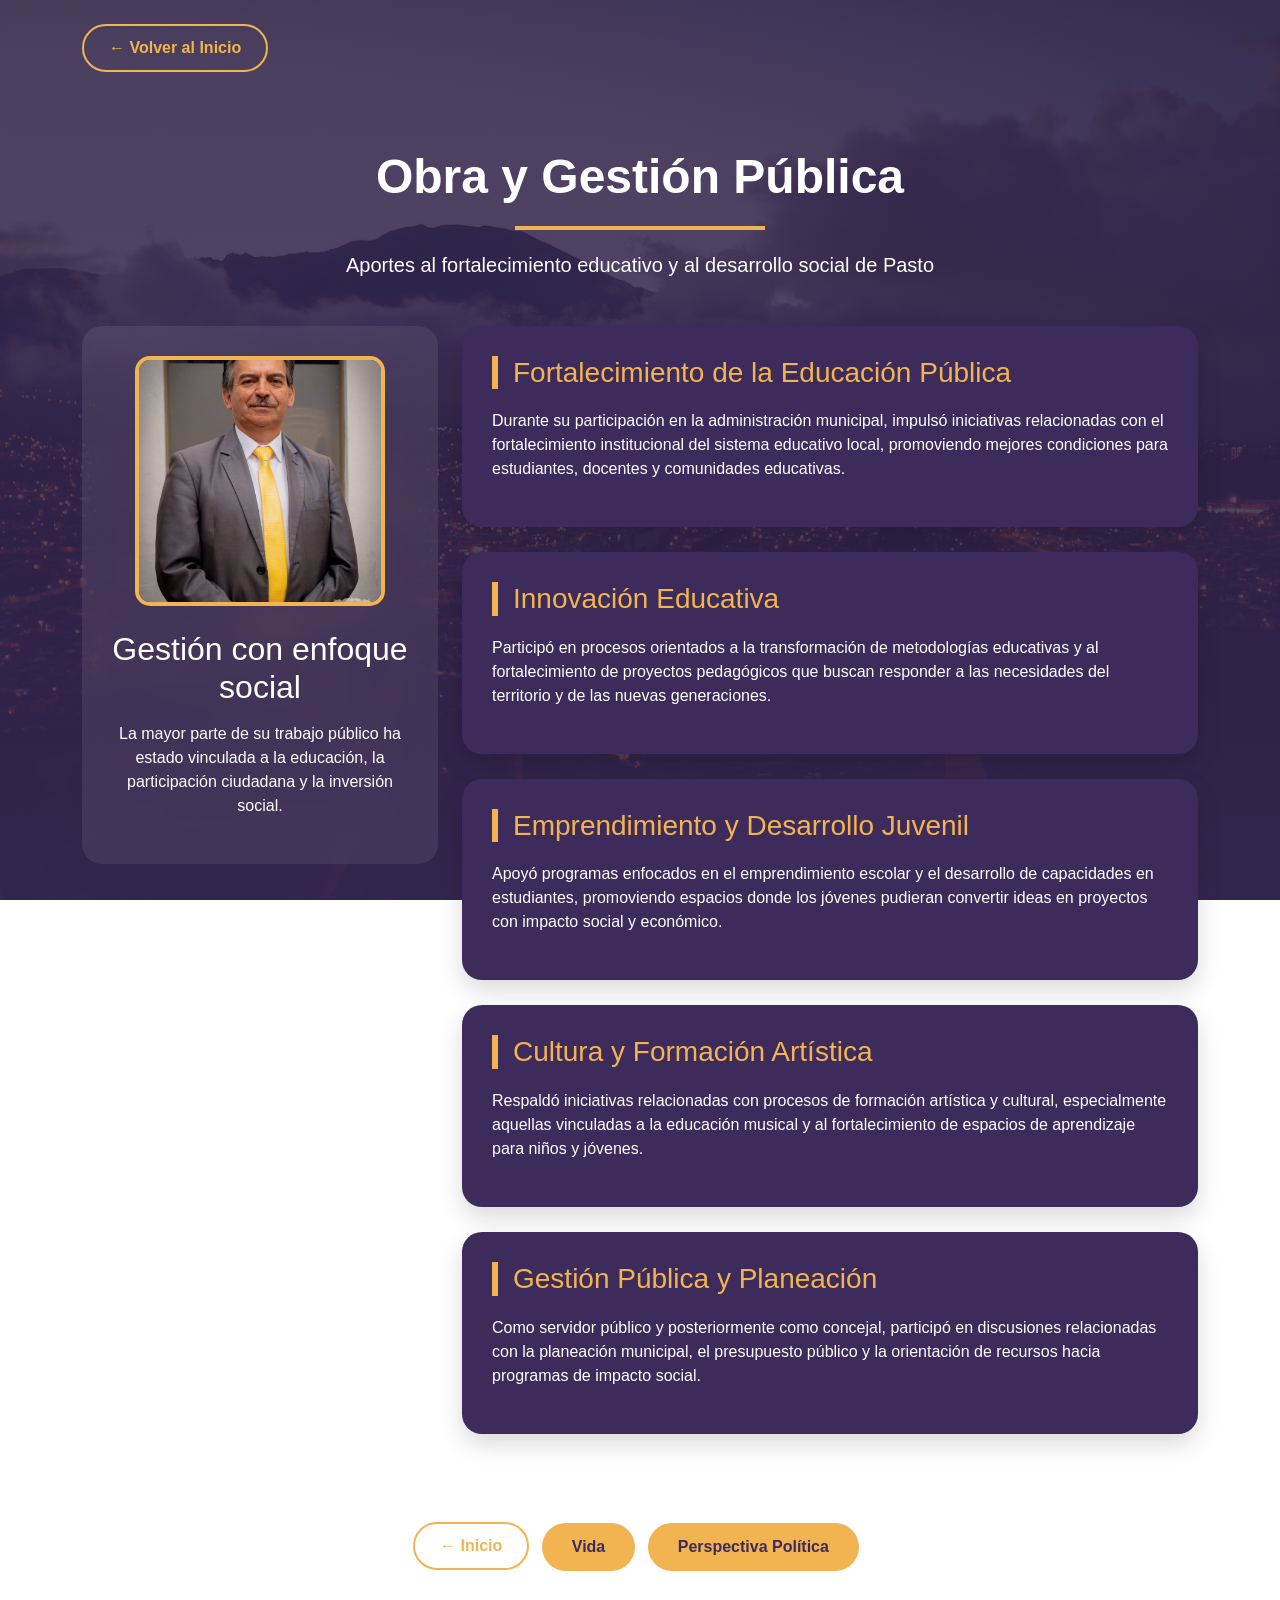
<file: obra.html>
<!DOCTYPE html>
<html lang="es">

<head>
    <meta charset="UTF-8">
    <meta name="viewport" content="width=device-width, initial-scale=1.0">
    <title>Obra y Gestión | José Félix Solarte Martínez</title>

    <link href="https://cdn.jsdelivr.net/npm/bootstrap@5.3.7/dist/css/bootstrap.min.css" rel="stylesheet">
    <link rel="stylesheet" href="pages.css">
</head>

<body>

    <div class="container py-4">

        <div class="mb-3">
            <a href="index.html" class="btn-home">← Volver al Inicio</a>
        </div>

        <!-- Encabezado -->
        <div class="page-header">

            <h1 class="page-title">
                Obra y Gestión Pública
            </h1>

            <div class="divider"></div>

            <p class="lead">
                Aportes al fortalecimiento educativo y al desarrollo social de Pasto
            </p>

        </div>

        <div class="row g-4 mb-5">

            <!-- Columna lateral -->
            <div class="col-lg-4">

                <div class="profile-card">

                    <img src="imgs/jfsm_1.jpg" alt="José Félix Solarte Martínez">

                    <h2 class="mt-4">
                        Gestión con enfoque social
                    </h2>

                    <p class="mt-3">
                        La mayor parte de su trabajo público ha estado vinculada
                        a la educación, la participación ciudadana y la inversión social.
                    </p>

                </div>

            </div>

            <!-- Contenido -->
            <div class="col-lg-8">

                <div class="info-card">

                    <h3>Fortalecimiento de la Educación Pública</h3>

                    <p>
                        Durante su participación en la administración municipal,
                        impulsó iniciativas relacionadas con el fortalecimiento
                        institucional del sistema educativo local, promoviendo
                        mejores condiciones para estudiantes, docentes y
                        comunidades educativas.
                    </p>

                </div>

                <div class="info-card">

                    <h3>Innovación Educativa</h3>

                    <p>
                        Participó en procesos orientados a la transformación de
                        metodologías educativas y al fortalecimiento de proyectos
                        pedagógicos que buscan responder a las necesidades del
                        territorio y de las nuevas generaciones.
                    </p>

                </div>

                <div class="info-card">

                    <h3>Emprendimiento y Desarrollo Juvenil</h3>

                    <p>
                        Apoyó programas enfocados en el emprendimiento escolar
                        y el desarrollo de capacidades en estudiantes, promoviendo
                        espacios donde los jóvenes pudieran convertir ideas en
                        proyectos con impacto social y económico.
                    </p>

                </div>

                <div class="info-card">

                    <h3>Cultura y Formación Artística</h3>

                    <p>
                        Respaldó iniciativas relacionadas con procesos de formación
                        artística y cultural, especialmente aquellas vinculadas a
                        la educación musical y al fortalecimiento de espacios de
                        aprendizaje para niños y jóvenes.
                    </p>

                </div>

                <div class="info-card">

                    <h3>Gestión Pública y Planeación</h3>

                    <p>
                        Como servidor público y posteriormente como concejal,
                        participó en discusiones relacionadas con la planeación
                        municipal, el presupuesto público y la orientación de
                        recursos hacia programas de impacto social.
                    </p>

                </div>

            </div>

        </div>

        <!-- Navegación -->
        <div class="text-center pb-5">

            <a href="index.html" class="btn-home me-2">
                ← Inicio
            </a>

            <a href="vida.html" class="btn btn-back me-2 my-3">
                Vida
            </a>

            <a href="politica.html" class="btn btn-back me-2 my-3">
                Perspectiva Política
            </a>
        </div>

    </div>

</body>

</html>
</file>
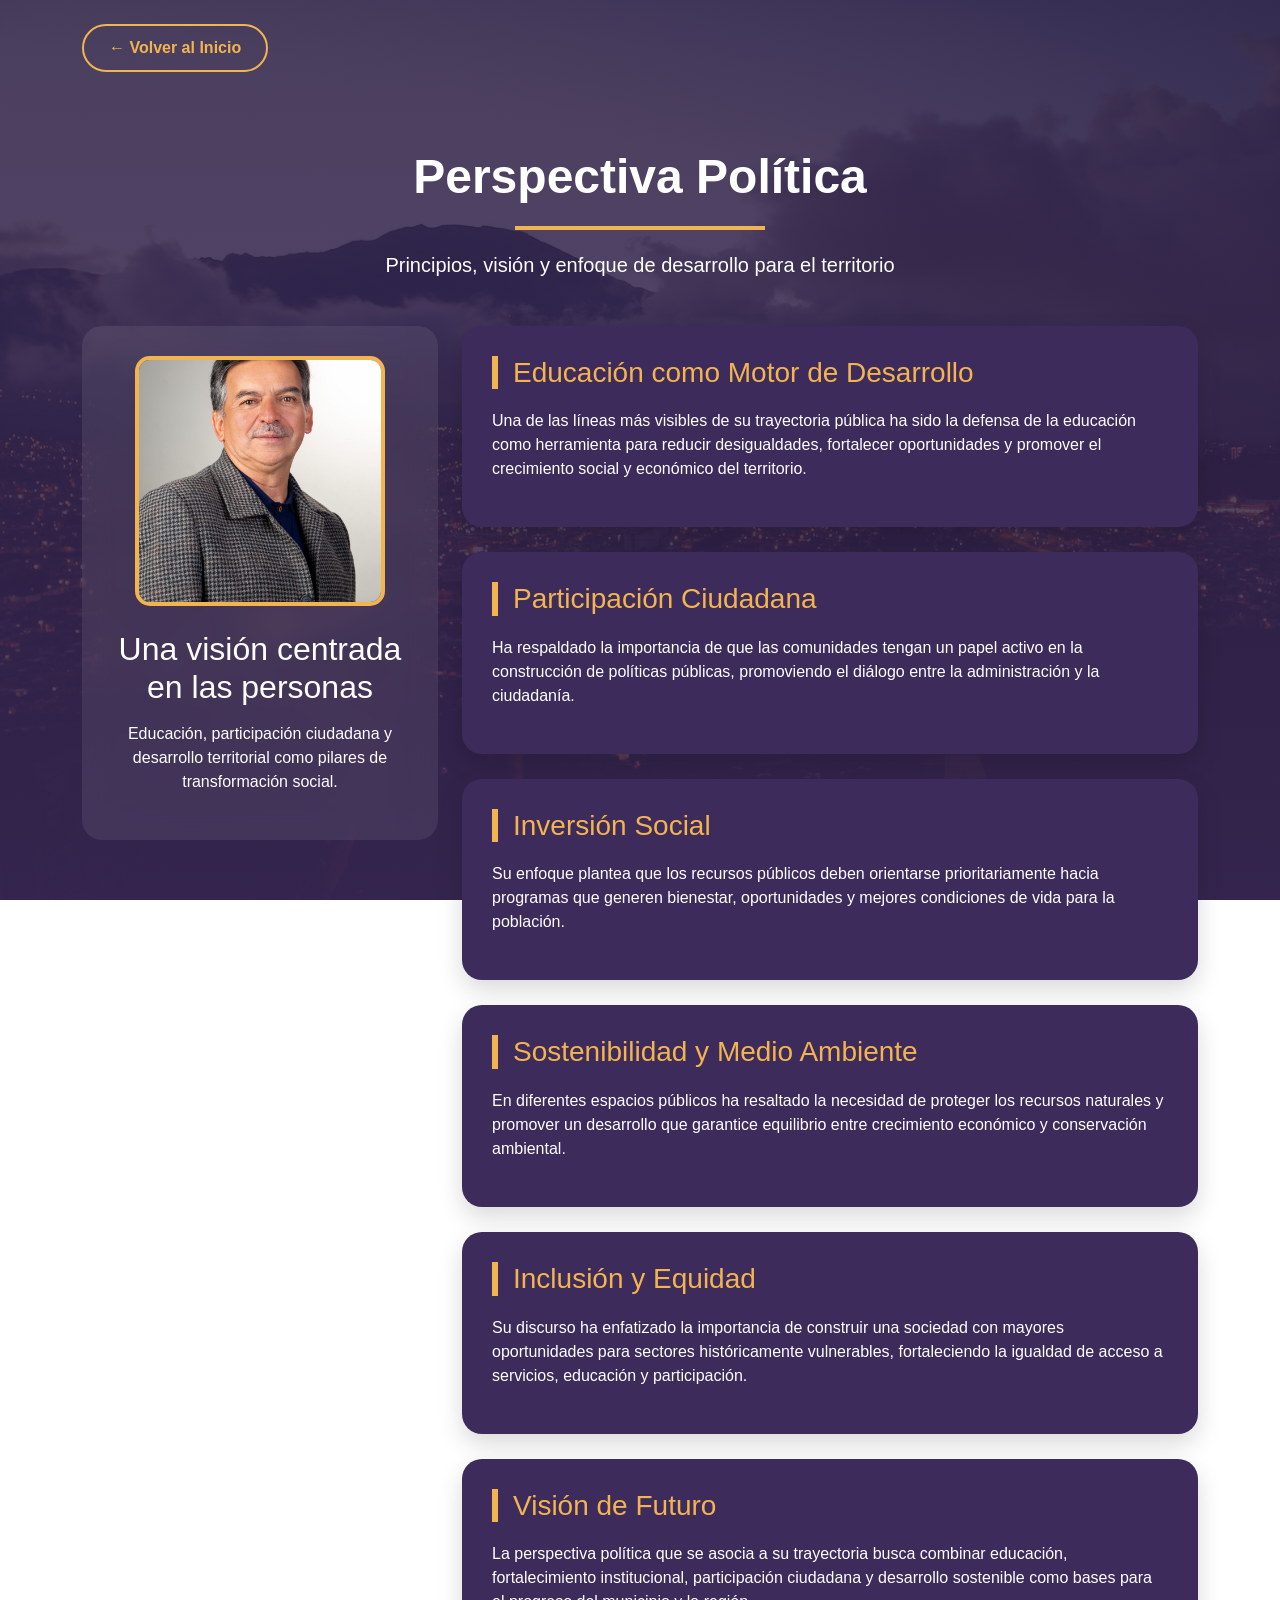
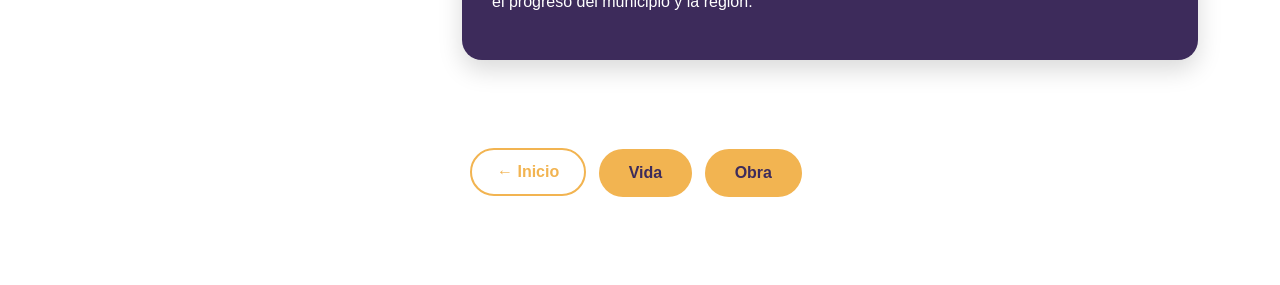
<file: politica.html>
<!DOCTYPE html>
<html lang="es">

<head>
    <meta charset="UTF-8">
    <meta name="viewport" content="width=device-width, initial-scale=1.0">
    <title>Perspectiva Política | José Félix Solarte Martínez</title>

    <link href="https://cdn.jsdelivr.net/npm/bootstrap@5.3.7/dist/css/bootstrap.min.css" rel="stylesheet">
    <link rel="stylesheet" href="pages.css">
</head>

<body>

    <div class="container py-4">

        <div class="mb-3">
            <a href="index.html" class="btn-home">← Volver al Inicio</a>
        </div>

        <!-- Encabezado -->
        <div class="page-header">

            <h1 class="page-title">
                Perspectiva Política
            </h1>

            <div class="divider"></div>

            <p class="lead">
                Principios, visión y enfoque de desarrollo para el territorio
            </p>

        </div>

        <div class="row g-4 mb-5">

            <!-- Panel lateral -->
            <div class="col-lg-4">

                <div class="profile-card">

                    <img src="imgs/jfs.jpeg" alt="José Félix Solarte Martínez">

                    <h2 class="mt-4">
                        Una visión centrada en las personas
                    </h2>

                    <p class="mt-3">
                        Educación, participación ciudadana y desarrollo
                        territorial como pilares de transformación social.
                    </p>

                </div>

            </div>

            <!-- Contenido principal -->
            <div class="col-lg-8">

                <div class="info-card">

                    <h3>Educación como Motor de Desarrollo</h3>

                    <p>
                        Una de las líneas más visibles de su trayectoria pública
                        ha sido la defensa de la educación como herramienta para
                        reducir desigualdades, fortalecer oportunidades y promover
                        el crecimiento social y económico del territorio.
                    </p>

                </div>

                <div class="info-card">

                    <h3>Participación Ciudadana</h3>

                    <p>
                        Ha respaldado la importancia de que las comunidades tengan
                        un papel activo en la construcción de políticas públicas,
                        promoviendo el diálogo entre la administración y la ciudadanía.
                    </p>

                </div>

                <div class="info-card">

                    <h3>Inversión Social</h3>

                    <p>
                        Su enfoque plantea que los recursos públicos deben orientarse
                        prioritariamente hacia programas que generen bienestar,
                        oportunidades y mejores condiciones de vida para la población.
                    </p>

                </div>

                <div class="info-card">

                    <h3>Sostenibilidad y Medio Ambiente</h3>

                    <p>
                        En diferentes espacios públicos ha resaltado la necesidad
                        de proteger los recursos naturales y promover un desarrollo
                        que garantice equilibrio entre crecimiento económico y
                        conservación ambiental.
                    </p>

                </div>

                <div class="info-card">

                    <h3>Inclusión y Equidad</h3>

                    <p>
                        Su discurso ha enfatizado la importancia de construir una
                        sociedad con mayores oportunidades para sectores históricamente
                        vulnerables, fortaleciendo la igualdad de acceso a servicios,
                        educación y participación.
                    </p>

                </div>

                <div class="info-card">

                    <h3>Visión de Futuro</h3>

                    <p>
                        La perspectiva política que se asocia a su trayectoria busca
                        combinar educación, fortalecimiento institucional, participación
                        ciudadana y desarrollo sostenible como bases para el progreso
                        del municipio y la región.
                    </p>

                </div>

            </div>

        </div>

        <!-- Navegación -->
        <div class="text-center pb-5">

            <a href="index.html" class="btn-home me-2">
                ← Inicio
            </a>

            <a href="vida.html" class="btn btn-back me-2 my-3">
                Vida
            </a>

            <a href="obra.html" class="btn btn-back me-2 my-3">
                Obra
            </a>

        </div>

    </div>

</body>

</html>
</file>
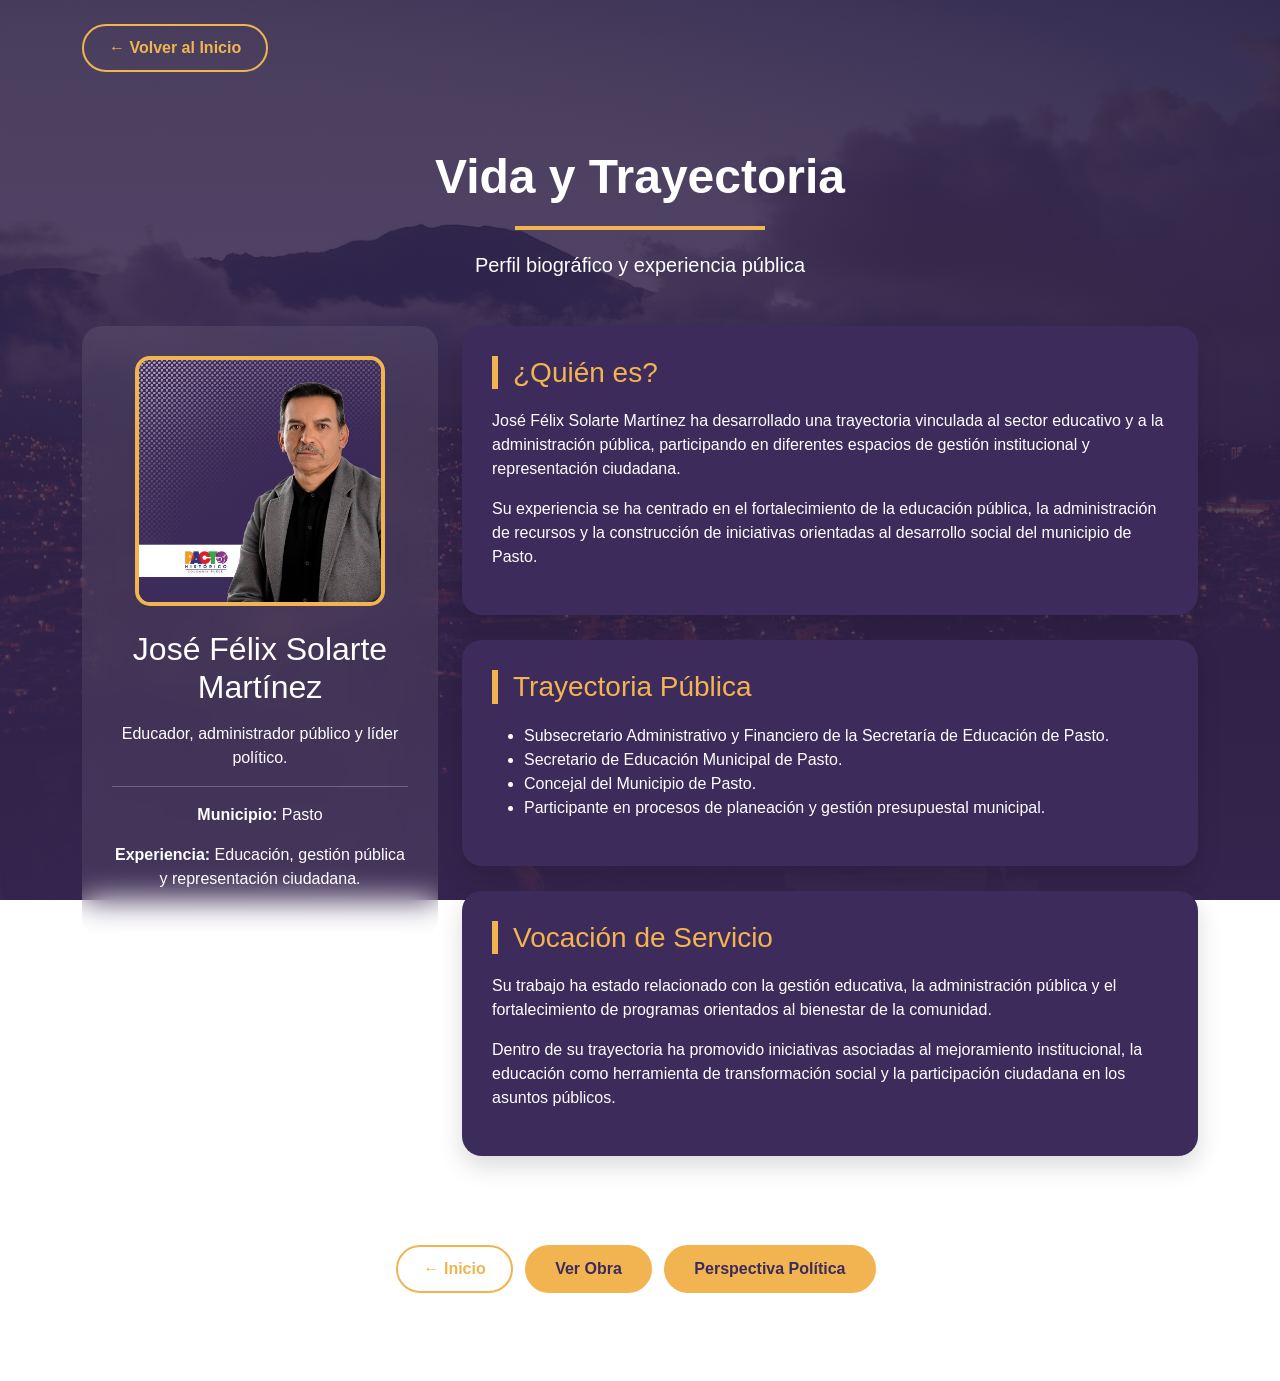
<file: vida.html>
<!DOCTYPE html>
<html lang="es">

<head>
    <meta charset="UTF-8">
    <meta name="viewport" content="width=device-width, initial-scale=1.0">
    <title>Vida | José Félix Solarte Martínez</title>

    <link href="https://cdn.jsdelivr.net/npm/bootstrap@5.3.7/dist/css/bootstrap.min.css" rel="stylesheet">
    <link rel="stylesheet" href="pages.css">
</head>

<body>

    <div class="container py-4">

        <div class="mb-3">
            <a href="index.html" class="btn-home">← Volver al Inicio</a>
        </div>

        <!-- Encabezado -->
        <div class="page-header">

            <h1 class="page-title">
                Vida y Trayectoria
            </h1>

            <div class="divider"></div>

            <p class="lead">
                Perfil biográfico y experiencia pública
            </p>

        </div>

        <!-- Contenido -->
        <div class="row g-4 mb-5">

            <!-- Perfil lateral -->
            <div class="col-lg-4">

                <div class="profile-card">

                    <img src="imgs/jfsm_purple.jpg" alt="José Félix Solarte Martínez">

                    <h2 class="mt-4">
                        José Félix Solarte Martínez
                    </h2>

                    <p class="mt-3">
                        Educador, administrador público y líder político.
                    </p>

                    <hr>

                    <p>
                        <strong>Municipio:</strong> Pasto
                    </p>

                    <p>
                        <strong>Experiencia:</strong> Educación, gestión pública y representación ciudadana.
                    </p>

                </div>

            </div>

            <!-- Información principal -->
            <div class="col-lg-8">

                <div class="info-card">

                    <h3>¿Quién es?</h3>

                    <p>
                        José Félix Solarte Martínez ha desarrollado una trayectoria
                        vinculada al sector educativo y a la administración pública,
                        participando en diferentes espacios de gestión institucional
                        y representación ciudadana.
                    </p>

                    <p>
                        Su experiencia se ha centrado en el fortalecimiento de la
                        educación pública, la administración de recursos y la
                        construcción de iniciativas orientadas al desarrollo social
                        del municipio de Pasto.
                    </p>

                </div>

                <div class="info-card">

                    <h3>Trayectoria Pública</h3>

                    <ul>
                        <li>
                            Subsecretario Administrativo y Financiero de la
                            Secretaría de Educación de Pasto.
                        </li>

                        <li>
                            Secretario de Educación Municipal de Pasto.
                        </li>

                        <li>
                            Concejal del Municipio de Pasto.
                        </li>

                        <li>
                            Participante en procesos de planeación y gestión
                            presupuestal municipal.
                        </li>
                    </ul>

                </div>

                <div class="info-card">

                    <h3>Vocación de Servicio</h3>

                    <p>
                        Su trabajo ha estado relacionado con la gestión educativa,
                        la administración pública y el fortalecimiento de programas
                        orientados al bienestar de la comunidad.
                    </p>

                    <p>
                        Dentro de su trayectoria ha promovido iniciativas
                        asociadas al mejoramiento institucional, la educación
                        como herramienta de transformación social y la participación
                        ciudadana en los asuntos públicos.
                    </p>

                </div>

            </div>

        </div>

        <!-- Navegación -->
        <div class="text-center pb-5">

            <a href="index.html" class="btn-home me-2">
                ← Inicio
            </a>

            <a href="obra.html" class="btn btn-back me-2 my-3">
                Ver Obra
            </a>

            <a href="politica.html" class="btn btn-back me-2 my-3">
                Perspectiva Política
            </a>

        </div>

    </div>

</body>

</html>
</file>
<file: pages.css>
:root {
    --primary: #3D2B5B;
    --secondary: #2B1D42;
    --accent: #F2B451;
    --light: #FFF8EE;
}

body {

    font-family: 'Segoe UI', sans-serif;

    background-image:
        linear-gradient(rgba(43, 29, 66, .85),
            rgba(61, 43, 91, .85)),
        url("imgs/pasto.jpg");

    background-size: cover;
    background-position: center;
    background-attachment: fixed;

    color: white;
}

.page-header {

    padding: 60px 0 30px 0;
    text-align: center;
}

.page-title {

    font-size: 3rem;
    font-weight: 700;
}

.divider {

    width: 250px;
    height: 4px;
    background: var(--accent);

    margin: 20px auto;
}

.profile-card {

    background: rgba(255, 255, 255, .08);

    backdrop-filter: blur(15px);

    border-radius: 20px;

    padding: 30px;

    text-align: center;
}

.profile-card img {

    width: 250px;
    height: 250px;

    object-fit: cover;

    border-radius: 15px;

    border: 4px solid var(--accent);
}

.info-card {

    background: #3D2B5B;

    color: white;

    border-radius: 20px;

    padding: 30px;

    margin-bottom: 25px;

    box-shadow:
        0 10px 25px rgba(0, 0, 0, .15);
}

.info-card h3 {

    color: var(--accent);

    border-left: 6px solid var(--accent);

    padding-left: 15px;

    margin-bottom: 20px;
}

.btn-back {

    background: var(--accent);

    color: var(--primary);

    font-weight: 600;

    border: none;

    padding: 12px 30px;

    border-radius: 30px;
}

.btn-back:hover {

    background: #ffd17a;
}

.btn-home {
    background: transparent;
    color: var(--accent);
    border: 2px solid var(--accent);
    font-weight: 600;
    padding: 10px 25px;
    border-radius: 30px;
    transition: all 0.3s ease;
    text-decoration: none;
    display: inline-block;
}

.btn-home:hover {
    background: var(--accent);
    color: var(--primary);
    transform: translateY(-2px);
    box-shadow: 0 5px 15px rgba(242, 180, 81, 0.4);
}
</file>
